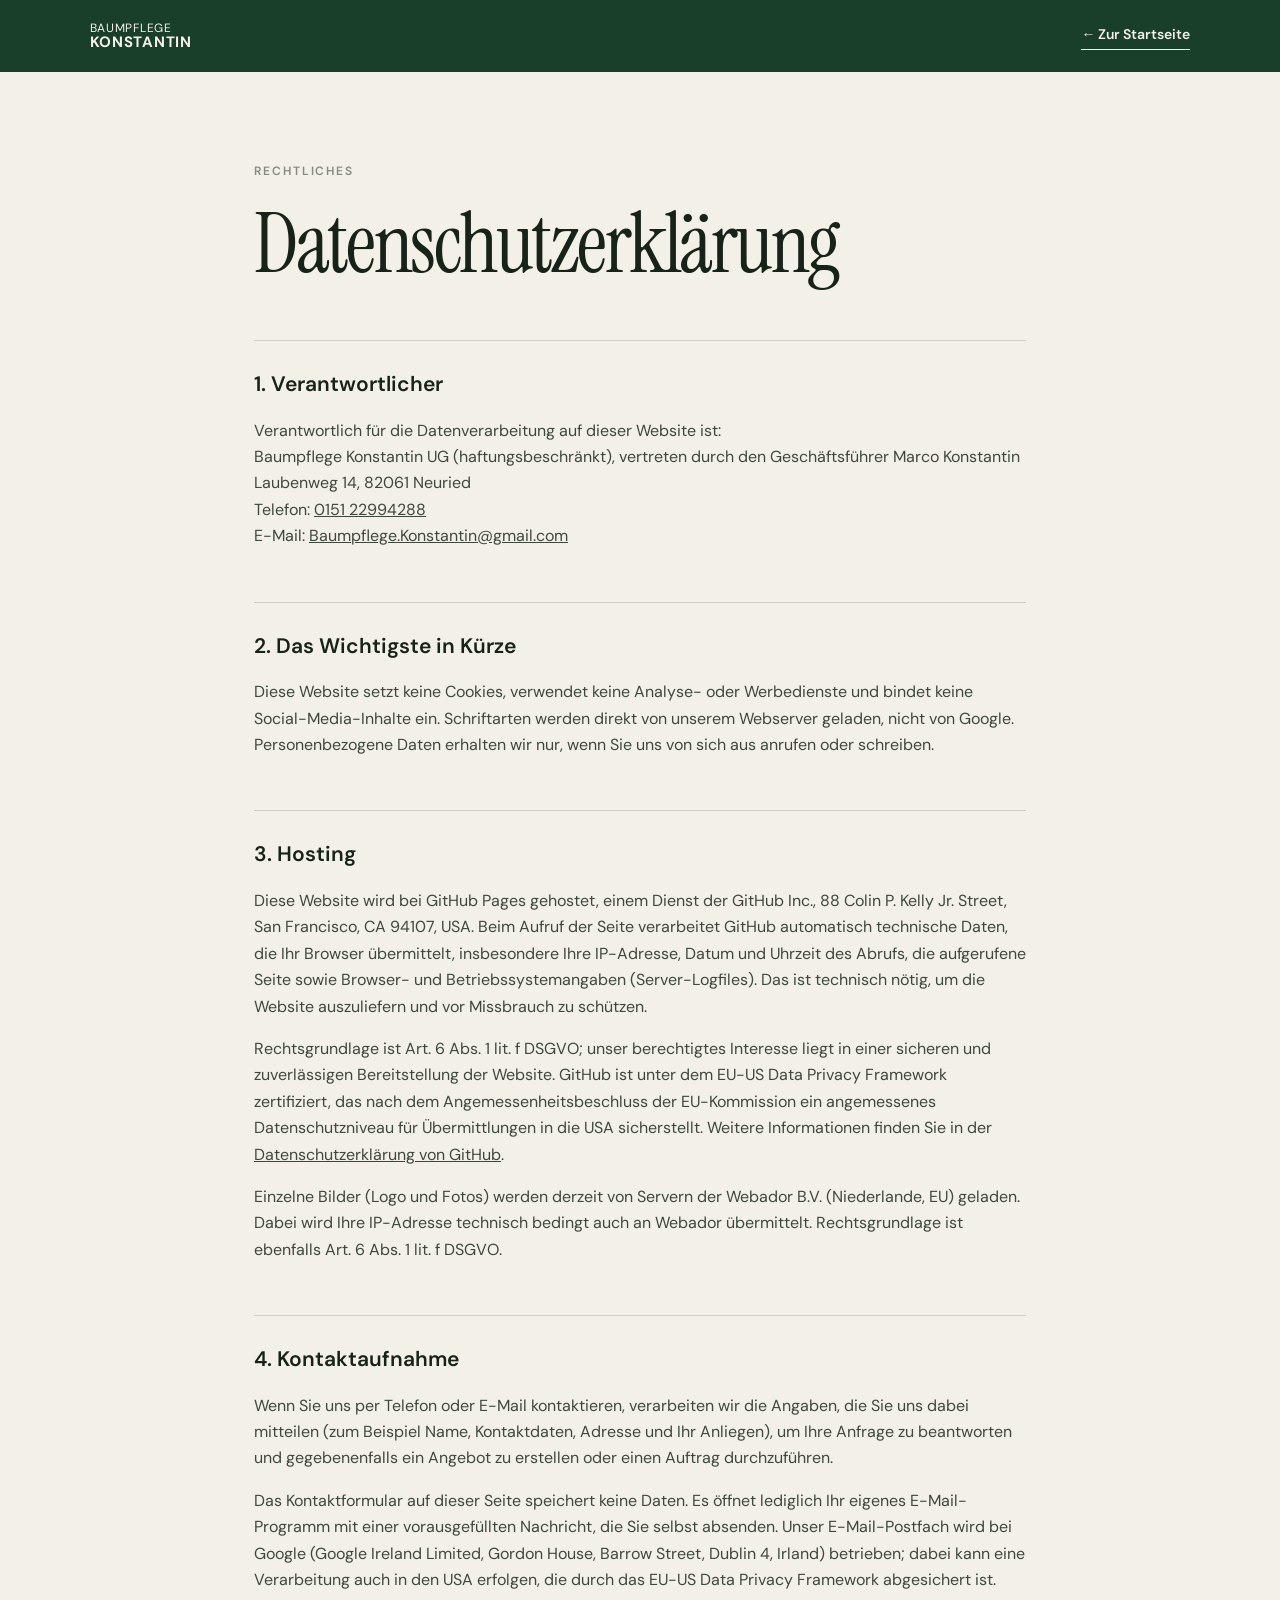
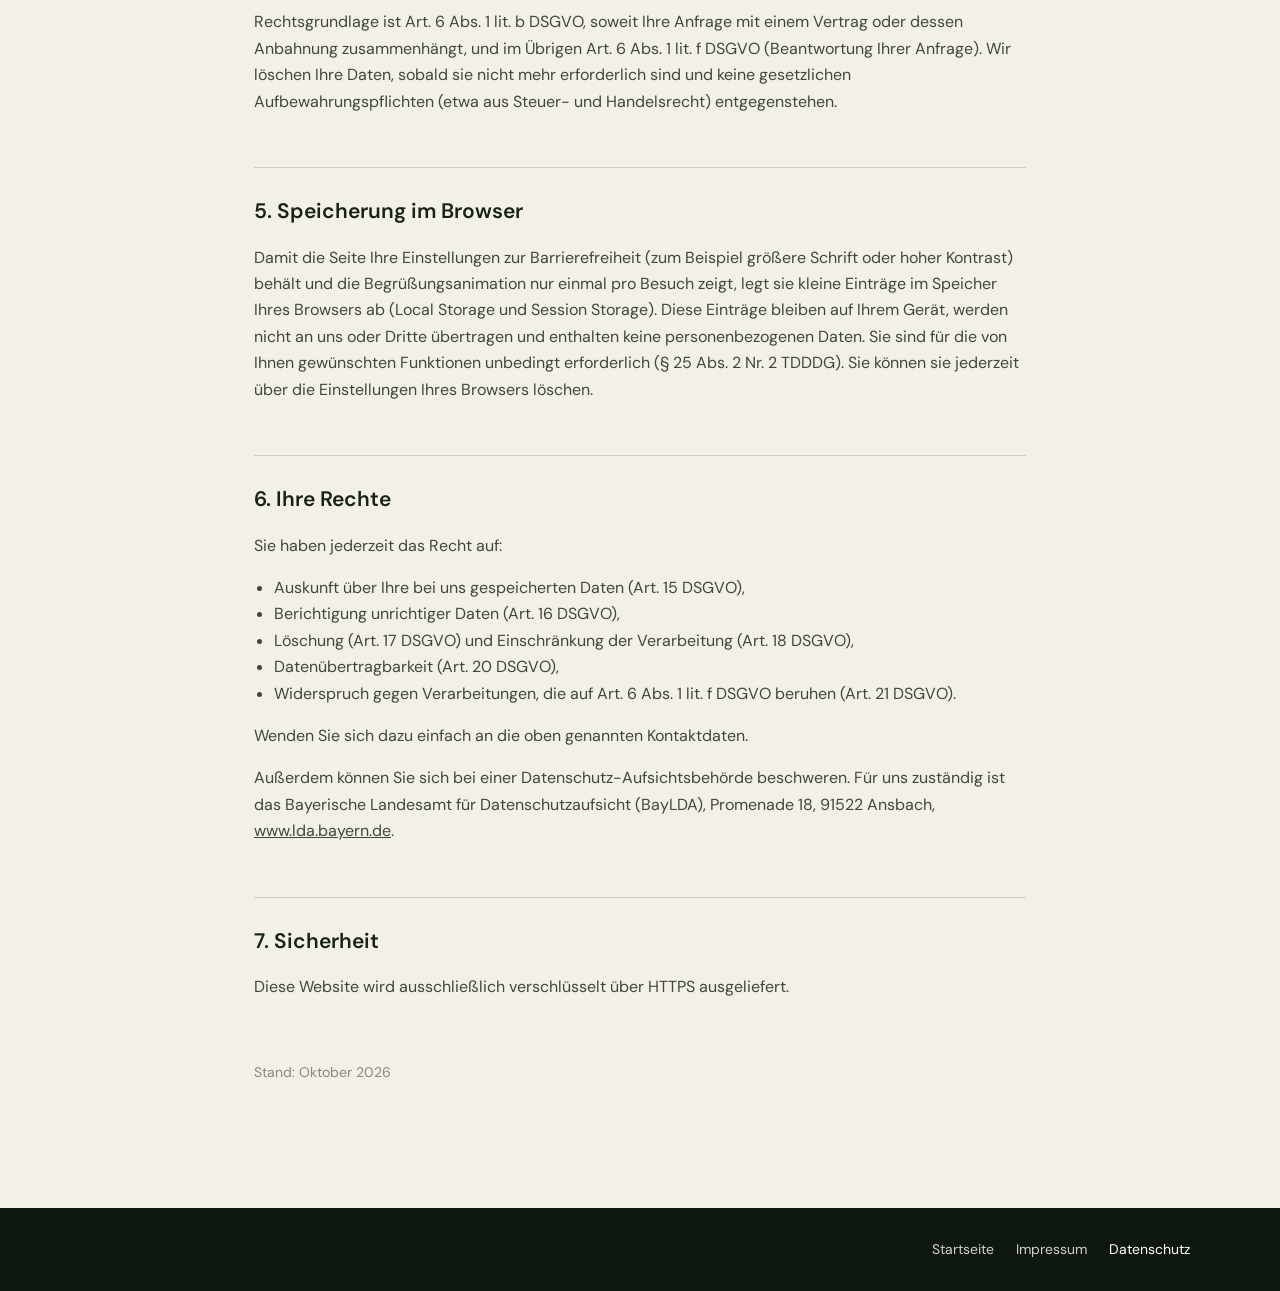
<file: datenschutz.html>
<!doctype html>
<html lang="de">
<head>
  <meta charset="utf-8" />
  <meta name="viewport" content="width=device-width, initial-scale=1" />
  <meta name="robots" content="noindex" />
  <title>Datenschutz | Baumpflege Konstantin</title>
  <link rel="stylesheet" href="fonts.css" />
  <link rel="stylesheet" href="recht.css" />
</head>
<body>
  <header class="legal-head">
    <a class="legal-brand" href="index.html">Baumpflege<strong>Konstantin</strong></a>
    <a class="legal-back" href="index.html">← Zur Startseite</a>
  </header>

  <main>
    <p class="kicker">Rechtliches</p>
    <h1>Datenschutz&shy;erklärung</h1>

    <h2>1. Verantwortlicher</h2>
    <p>
      Verantwortlich für die Datenverarbeitung auf dieser Website ist:<br>
      Baumpflege Konstantin UG (haftungsbeschränkt), vertreten durch den Geschäftsführer Marco Konstantin<br>
      Laubenweg 14, 82061 Neuried<br>
      Telefon: <a href="tel:+4915122994288">0151 22994288</a><br>
      E-Mail: <a href="mailto:Baumpflege.Konstantin@gmail.com">Baumpflege.Konstantin@gmail.com</a>
    </p>

    <h2>2. Das Wichtigste in Kürze</h2>
    <p>Diese Website setzt keine Cookies, verwendet keine Analyse- oder Werbedienste und bindet keine Social-Media-Inhalte ein. Schriftarten werden direkt von unserem Webserver geladen, nicht von Google. Personenbezogene Daten erhalten wir nur, wenn Sie uns von sich aus anrufen oder schreiben.</p>

    <h2>3. Hosting</h2>
    <p>Diese Website wird bei GitHub Pages gehostet, einem Dienst der GitHub Inc., 88 Colin P. Kelly Jr. Street, San Francisco, CA 94107, USA. Beim Aufruf der Seite verarbeitet GitHub automatisch technische Daten, die Ihr Browser übermittelt, insbesondere Ihre IP-Adresse, Datum und Uhrzeit des Abrufs, die aufgerufene Seite sowie Browser- und Betriebssystemangaben (Server-Logfiles). Das ist technisch nötig, um die Website auszuliefern und vor Missbrauch zu schützen.</p>
    <p>Rechtsgrundlage ist Art. 6 Abs. 1 lit. f DSGVO; unser berechtigtes Interesse liegt in einer sicheren und zuverlässigen Bereitstellung der Website. GitHub ist unter dem EU-US Data Privacy Framework zertifiziert, das nach dem Angemessenheitsbeschluss der EU-Kommission ein angemessenes Datenschutzniveau für Übermittlungen in die USA sicherstellt. Weitere Informationen finden Sie in der <a href="https://docs.github.com/de/site-policy/privacy-policies/github-general-privacy-statement" target="_blank" rel="noopener">Datenschutzerklärung von GitHub</a>.</p>
    <p>Einzelne Bilder (Logo und Fotos) werden derzeit von Servern der Webador B.V. (Niederlande, EU) geladen. Dabei wird Ihre IP-Adresse technisch bedingt auch an Webador übermittelt. Rechtsgrundlage ist ebenfalls Art. 6 Abs. 1 lit. f DSGVO.</p>

    <h2>4. Kontaktaufnahme</h2>
    <p>Wenn Sie uns per Telefon oder E-Mail kontaktieren, verarbeiten wir die Angaben, die Sie uns dabei mitteilen (zum Beispiel Name, Kontaktdaten, Adresse und Ihr Anliegen), um Ihre Anfrage zu beantworten und gegebenenfalls ein Angebot zu erstellen oder einen Auftrag durchzuführen.</p>
    <p>Das Kontaktformular auf dieser Seite speichert keine Daten. Es öffnet lediglich Ihr eigenes E-Mail-Programm mit einer vorausgefüllten Nachricht, die Sie selbst absenden. Unser E-Mail-Postfach wird bei Google (Google Ireland Limited, Gordon House, Barrow Street, Dublin 4, Irland) betrieben; dabei kann eine Verarbeitung auch in den USA erfolgen, die durch das EU-US Data Privacy Framework abgesichert ist.</p>
    <p>Rechtsgrundlage ist Art. 6 Abs. 1 lit. b DSGVO, soweit Ihre Anfrage mit einem Vertrag oder dessen Anbahnung zusammenhängt, und im Übrigen Art. 6 Abs. 1 lit. f DSGVO (Beantwortung Ihrer Anfrage). Wir löschen Ihre Daten, sobald sie nicht mehr erforderlich sind und keine gesetzlichen Aufbewahrungspflichten (etwa aus Steuer- und Handelsrecht) entgegenstehen.</p>

    <h2>5. Speicherung im Browser</h2>
    <p>Damit die Seite Ihre Einstellungen zur Barrierefreiheit (zum Beispiel größere Schrift oder hoher Kontrast) behält und die Begrüßungsanimation nur einmal pro Besuch zeigt, legt sie kleine Einträge im Speicher Ihres Browsers ab (Local Storage und Session Storage). Diese Einträge bleiben auf Ihrem Gerät, werden nicht an uns oder Dritte übertragen und enthalten keine personenbezogenen Daten. Sie sind für die von Ihnen gewünschten Funktionen unbedingt erforderlich (§ 25 Abs. 2 Nr. 2 TDDDG). Sie können sie jederzeit über die Einstellungen Ihres Browsers löschen.</p>

    <h2>6. Ihre Rechte</h2>
    <p>Sie haben jederzeit das Recht auf:</p>
    <ul>
      <li>Auskunft über Ihre bei uns gespeicherten Daten (Art. 15 DSGVO),</li>
      <li>Berichtigung unrichtiger Daten (Art. 16 DSGVO),</li>
      <li>Löschung (Art. 17 DSGVO) und Einschränkung der Verarbeitung (Art. 18 DSGVO),</li>
      <li>Datenübertragbarkeit (Art. 20 DSGVO),</li>
      <li>Widerspruch gegen Verarbeitungen, die auf Art. 6 Abs. 1 lit. f DSGVO beruhen (Art. 21 DSGVO).</li>
    </ul>
    <p>Wenden Sie sich dazu einfach an die oben genannten Kontaktdaten.</p>
    <p>Außerdem können Sie sich bei einer Datenschutz-Aufsichtsbehörde beschweren. Für uns zuständig ist das Bayerische Landesamt für Datenschutzaufsicht (BayLDA), Promenade 18, 91522 Ansbach, <a href="https://www.lda.bayern.de" target="_blank" rel="noopener">www.lda.bayern.de</a>.</p>

    <h2>7. Sicherheit</h2>
    <p>Diese Website wird ausschließlich verschlüsselt über HTTPS ausgeliefert.</p>

    <p class="stand">Stand: Oktober 2026</p>
  </main>

  <footer>
    <p>Baumpflege Konstantin · Neuried</p>
    <nav aria-label="Rechtliches"><a href="index.html">Startseite</a><a href="impressum.html">Impressum</a><a href="datenschutz.html" aria-current="page">Datenschutz</a></nav>
  </footer>
</body>
</html>
</file>
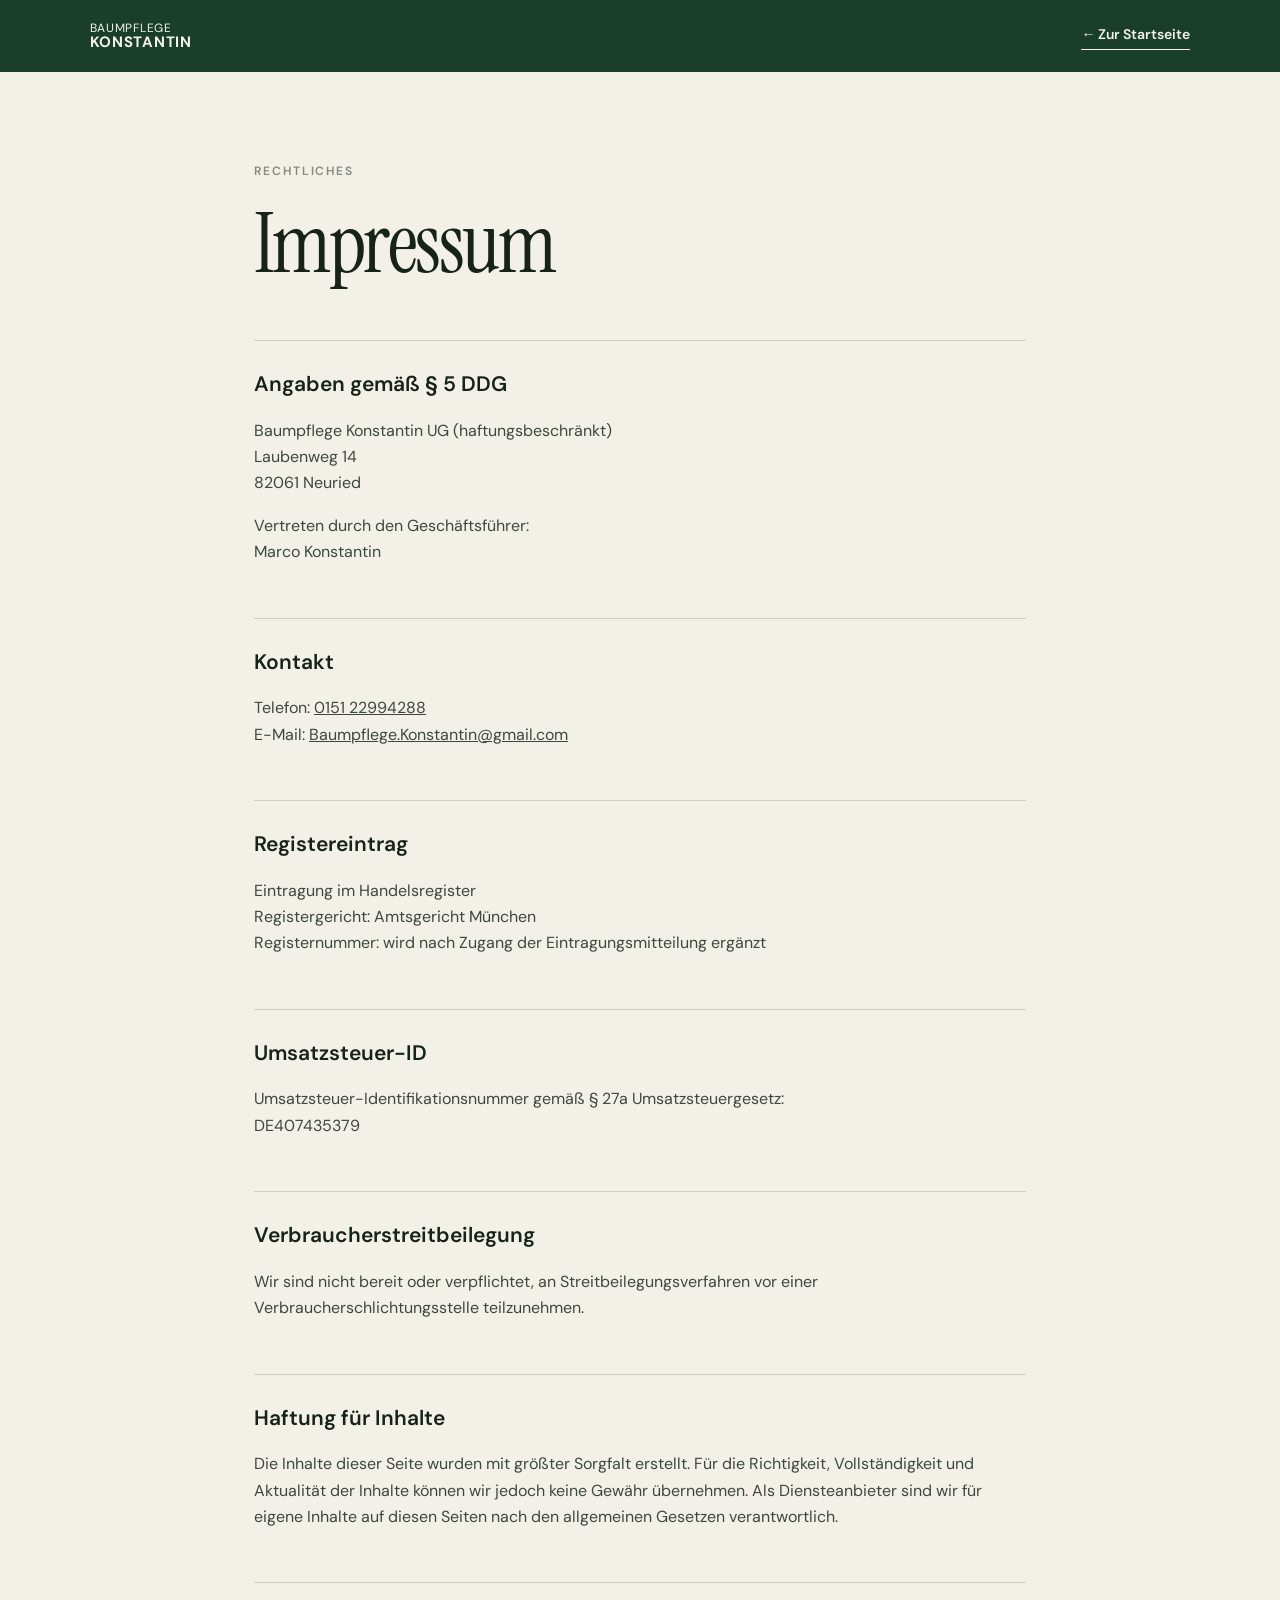
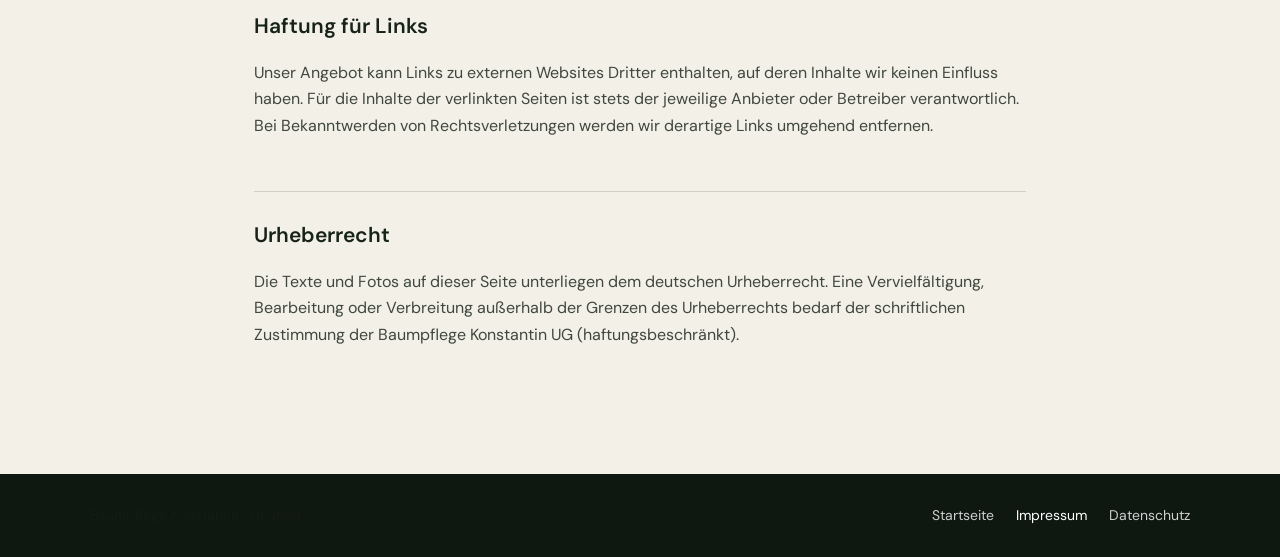
<file: impressum.html>
<!doctype html>
<html lang="de">
<head>
  <meta charset="utf-8" />
  <meta name="viewport" content="width=device-width, initial-scale=1" />
  <meta name="robots" content="noindex" />
  <title>Impressum | Baumpflege Konstantin</title>
  <link rel="stylesheet" href="fonts.css" />
  <link rel="stylesheet" href="recht.css" />
</head>
<body>
  <header class="legal-head">
    <a class="legal-brand" href="index.html">Baumpflege<strong>Konstantin</strong></a>
    <a class="legal-back" href="index.html">← Zur Startseite</a>
  </header>

  <main>
    <p class="kicker">Rechtliches</p>
    <h1>Impressum</h1>

    <h2>Angaben gemäß § 5 DDG</h2>
    <p>
      Baumpflege Konstantin UG (haftungsbeschränkt)<br>
      Laubenweg 14<br>
      82061 Neuried
    </p>
    <p>Vertreten durch den Geschäftsführer:<br>Marco Konstantin</p>

    <h2>Kontakt</h2>
    <p>
      Telefon: <a href="tel:+4915122994288">0151 22994288</a><br>
      E-Mail: <a href="mailto:Baumpflege.Konstantin@gmail.com">Baumpflege.Konstantin@gmail.com</a>
    </p>

    <h2>Registereintrag</h2>
    <p>
      Eintragung im Handelsregister<br>
      Registergericht: Amtsgericht München<br>
      Registernummer: wird nach Zugang der Eintragungsmitteilung ergänzt
    </p>

    <h2>Umsatzsteuer-ID</h2>
    <p>
      Umsatzsteuer-Identifikationsnummer gemäß § 27a Umsatzsteuergesetz:<br>
      DE407435379
    </p>

    <h2>Verbraucherstreitbeilegung</h2>
    <p>Wir sind nicht bereit oder verpflichtet, an Streitbeilegungsverfahren vor einer Verbraucherschlichtungsstelle teilzunehmen.</p>

    <h2>Haftung für Inhalte</h2>
    <p>Die Inhalte dieser Seite wurden mit größter Sorgfalt erstellt. Für die Richtigkeit, Vollständigkeit und Aktualität der Inhalte können wir jedoch keine Gewähr übernehmen. Als Diensteanbieter sind wir für eigene Inhalte auf diesen Seiten nach den allgemeinen Gesetzen verantwortlich.</p>

    <h2>Haftung für Links</h2>
    <p>Unser Angebot kann Links zu externen Websites Dritter enthalten, auf deren Inhalte wir keinen Einfluss haben. Für die Inhalte der verlinkten Seiten ist stets der jeweilige Anbieter oder Betreiber verantwortlich. Bei Bekanntwerden von Rechtsverletzungen werden wir derartige Links umgehend entfernen.</p>

    <h2>Urheberrecht</h2>
    <p>Die Texte und Fotos auf dieser Seite unterliegen dem deutschen Urheberrecht. Eine Vervielfältigung, Bearbeitung oder Verbreitung außerhalb der Grenzen des Urheberrechts bedarf der schriftlichen Zustimmung der Baumpflege Konstantin UG (haftungsbeschränkt).</p>
  </main>

  <footer>
    <p>Baumpflege Konstantin · Neuried</p>
    <nav aria-label="Rechtliches"><a href="index.html">Startseite</a><a href="impressum.html" aria-current="page">Impressum</a><a href="datenschutz.html">Datenschutz</a></nav>
  </footer>
</body>
</html>
</file>
<file: fonts.css>
/* latin-ext */
@font-face {
  font-family: 'DM Sans';
  font-style: normal;
  font-weight: 400;
  font-display: swap;
  src: url(fonts/DMSans-normal-latin-ext.woff2) format('woff2');
  unicode-range: U+0100-02BA, U+02BD-02C5, U+02C7-02CC, U+02CE-02D7, U+02DD-02FF, U+0304, U+0308, U+0329, U+1D00-1DBF, U+1E00-1E9F, U+1EF2-1EFF, U+2020, U+20A0-20AB, U+20AD-20C4, U+2113, U+2C60-2C7F, U+A720-A7FF;
}
/* latin */
@font-face {
  font-family: 'DM Sans';
  font-style: normal;
  font-weight: 400;
  font-display: swap;
  src: url(fonts/DMSans-normal-latin.woff2) format('woff2');
  unicode-range: U+0000-00FF, U+0131, U+0152-0153, U+02BB-02BC, U+02C6, U+02DA, U+02DC, U+0304, U+0308, U+0329, U+2000-206F, U+20AC, U+2122, U+2191, U+2193, U+2212, U+2215, U+FEFF, U+FFFD;
}
/* latin-ext */
@font-face {
  font-family: 'DM Sans';
  font-style: normal;
  font-weight: 500;
  font-display: swap;
  src: url(fonts/DMSans-normal-latin-ext.woff2) format('woff2');
  unicode-range: U+0100-02BA, U+02BD-02C5, U+02C7-02CC, U+02CE-02D7, U+02DD-02FF, U+0304, U+0308, U+0329, U+1D00-1DBF, U+1E00-1E9F, U+1EF2-1EFF, U+2020, U+20A0-20AB, U+20AD-20C4, U+2113, U+2C60-2C7F, U+A720-A7FF;
}
/* latin */
@font-face {
  font-family: 'DM Sans';
  font-style: normal;
  font-weight: 500;
  font-display: swap;
  src: url(fonts/DMSans-normal-latin.woff2) format('woff2');
  unicode-range: U+0000-00FF, U+0131, U+0152-0153, U+02BB-02BC, U+02C6, U+02DA, U+02DC, U+0304, U+0308, U+0329, U+2000-206F, U+20AC, U+2122, U+2191, U+2193, U+2212, U+2215, U+FEFF, U+FFFD;
}
/* latin-ext */
@font-face {
  font-family: 'DM Sans';
  font-style: normal;
  font-weight: 600;
  font-display: swap;
  src: url(fonts/DMSans-normal-latin-ext.woff2) format('woff2');
  unicode-range: U+0100-02BA, U+02BD-02C5, U+02C7-02CC, U+02CE-02D7, U+02DD-02FF, U+0304, U+0308, U+0329, U+1D00-1DBF, U+1E00-1E9F, U+1EF2-1EFF, U+2020, U+20A0-20AB, U+20AD-20C4, U+2113, U+2C60-2C7F, U+A720-A7FF;
}
/* latin */
@font-face {
  font-family: 'DM Sans';
  font-style: normal;
  font-weight: 600;
  font-display: swap;
  src: url(fonts/DMSans-normal-latin.woff2) format('woff2');
  unicode-range: U+0000-00FF, U+0131, U+0152-0153, U+02BB-02BC, U+02C6, U+02DA, U+02DC, U+0304, U+0308, U+0329, U+2000-206F, U+20AC, U+2122, U+2191, U+2193, U+2212, U+2215, U+FEFF, U+FFFD;
}
/* latin-ext */
@font-face {
  font-family: 'DM Sans';
  font-style: normal;
  font-weight: 700;
  font-display: swap;
  src: url(fonts/DMSans-normal-latin-ext.woff2) format('woff2');
  unicode-range: U+0100-02BA, U+02BD-02C5, U+02C7-02CC, U+02CE-02D7, U+02DD-02FF, U+0304, U+0308, U+0329, U+1D00-1DBF, U+1E00-1E9F, U+1EF2-1EFF, U+2020, U+20A0-20AB, U+20AD-20C4, U+2113, U+2C60-2C7F, U+A720-A7FF;
}
/* latin */
@font-face {
  font-family: 'DM Sans';
  font-style: normal;
  font-weight: 700;
  font-display: swap;
  src: url(fonts/DMSans-normal-latin.woff2) format('woff2');
  unicode-range: U+0000-00FF, U+0131, U+0152-0153, U+02BB-02BC, U+02C6, U+02DA, U+02DC, U+0304, U+0308, U+0329, U+2000-206F, U+20AC, U+2122, U+2191, U+2193, U+2212, U+2215, U+FEFF, U+FFFD;
}
/* latin-ext */
@font-face {
  font-family: 'Instrument Serif';
  font-style: italic;
  font-weight: 400;
  font-display: swap;
  src: url(fonts/InstrumentSerif-italic-latin-ext.woff2) format('woff2');
  unicode-range: U+0100-02BA, U+02BD-02C5, U+02C7-02CC, U+02CE-02D7, U+02DD-02FF, U+0304, U+0308, U+0329, U+1D00-1DBF, U+1E00-1E9F, U+1EF2-1EFF, U+2020, U+20A0-20AB, U+20AD-20C4, U+2113, U+2C60-2C7F, U+A720-A7FF;
}
/* latin */
@font-face {
  font-family: 'Instrument Serif';
  font-style: italic;
  font-weight: 400;
  font-display: swap;
  src: url(fonts/InstrumentSerif-italic-latin.woff2) format('woff2');
  unicode-range: U+0000-00FF, U+0131, U+0152-0153, U+02BB-02BC, U+02C6, U+02DA, U+02DC, U+0304, U+0308, U+0329, U+2000-206F, U+20AC, U+2122, U+2191, U+2193, U+2212, U+2215, U+FEFF, U+FFFD;
}
/* latin-ext */
@font-face {
  font-family: 'Instrument Serif';
  font-style: normal;
  font-weight: 400;
  font-display: swap;
  src: url(fonts/InstrumentSerif-normal-latin-ext.woff2) format('woff2');
  unicode-range: U+0100-02BA, U+02BD-02C5, U+02C7-02CC, U+02CE-02D7, U+02DD-02FF, U+0304, U+0308, U+0329, U+1D00-1DBF, U+1E00-1E9F, U+1EF2-1EFF, U+2020, U+20A0-20AB, U+20AD-20C4, U+2113, U+2C60-2C7F, U+A720-A7FF;
}
/* latin */
@font-face {
  font-family: 'Instrument Serif';
  font-style: normal;
  font-weight: 400;
  font-display: swap;
  src: url(fonts/InstrumentSerif-normal-latin.woff2) format('woff2');
  unicode-range: U+0000-00FF, U+0131, U+0152-0153, U+02BB-02BC, U+02C6, U+02DA, U+02DC, U+0304, U+0308, U+0329, U+2000-206F, U+20AC, U+2122, U+2191, U+2193, U+2212, U+2215, U+FEFF, U+FFFD;
}
</file>
<file: recht.css>
:root{--ink:#172219;--forest:#193e2a;--paper:#f3f0e7;--line:rgba(23,34,25,.16);--serif:'Instrument Serif',serif;--sans:'DM Sans',sans-serif}
*{box-sizing:border-box}
html{scroll-behavior:smooth}
body{margin:0;background:var(--paper);color:var(--ink);font-family:var(--sans);font-size:16px;line-height:1.65}
a{color:inherit}
.legal-head{display:flex;align-items:center;justify-content:space-between;gap:20px;padding:22px 7vw;background:var(--forest);color:#f5f2e9}
.legal-head a{text-decoration:none}
.legal-brand{display:flex;flex-direction:column;font-size:12px;line-height:1.05;letter-spacing:.06em;text-transform:uppercase}
.legal-brand strong{font-size:15px}
.legal-back{font-size:14px;font-weight:600;border-bottom:1px solid currentColor;padding-bottom:3px}
main{max-width:820px;margin:0 auto;padding:90px 24px 110px}
.kicker{font-size:12px;letter-spacing:.16em;text-transform:uppercase;font-weight:600;opacity:.6;margin:0 0 22px}
h1{font-family:var(--serif);font-weight:400;font-size:clamp(48px,7vw,84px);line-height:.95;letter-spacing:-.03em;margin:0 0 56px}
h2{font-size:21px;font-weight:600;margin:52px 0 12px;padding-top:26px;border-top:1px solid var(--line)}
h3{font-size:17px;font-weight:600;margin:28px 0 8px}
p,li{color:rgba(23,34,25,.82)}
ul{padding-left:20px}
.todo{background:#f4dd8c;color:#3a2c00;padding:1px 6px;border-radius:3px;font-weight:600}
.stand{margin-top:60px;font-size:14px;opacity:.6}
footer{padding:30px 7vw;background:#0f1711;color:#fff;display:flex;flex-wrap:wrap;justify-content:space-between;gap:20px;font-size:14px}
footer nav{display:flex;flex-wrap:wrap;gap:22px}
footer a{text-decoration:none;opacity:.8}
footer a:hover,footer a[aria-current]{opacity:1}
footer p{margin:0;opacity:.55}
@media(max-width:640px){main{padding:64px 20px 90px}.legal-head{padding:18px 20px}footer{padding:28px 20px;flex-direction:column}}
</file>
